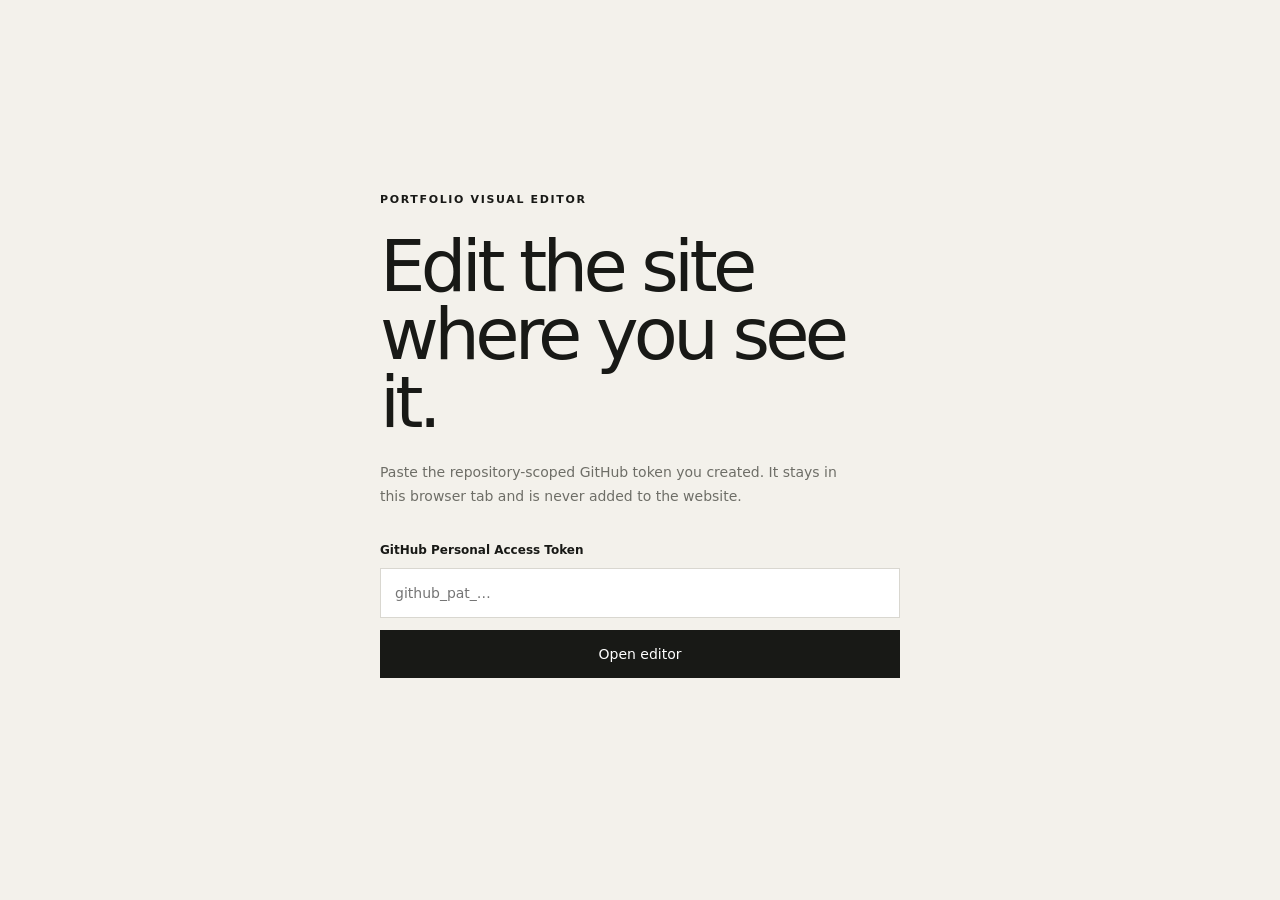
<file: editor/index.html>
<!doctype html>
<html lang="en">
<head>
  <meta charset="utf-8">
  <meta name="viewport" content="width=device-width, initial-scale=1">
  <meta name="robots" content="noindex, nofollow">
  <title>Visual Editor — Cheng-Yun Hou</title>
  <link rel="stylesheet" href="editor.css">
  <script src="editor.js" defer></script>
</head>
<body>
  <div class="login" id="login-panel">
    <form id="login-form">
      <p class="kicker">PORTFOLIO VISUAL EDITOR</p>
      <h1>Edit the site<br>where you see it.</h1>
      <p>Paste the repository-scoped GitHub token you created. It stays in this browser tab and is never added to the website.</p>
      <label for="token">GitHub Personal Access Token</label>
      <input id="token" type="password" autocomplete="off" placeholder="github_pat_…" required>
      <button type="submit">Open editor</button>
      <span class="form-status" id="login-status"></span>
    </form>
  </div>

  <div class="editor" id="editor-shell" hidden>
    <header class="toolbar">
      <div class="brand"><b>CYH</b><span>Visual Editor</span></div>
      <div class="toolbar-group">
        <button type="button" id="home-btn">Home</button>
        <button type="button" id="add-project-btn">+ Project</button>
        <button type="button" id="add-section-btn">+ Section</button>
        <button type="button" id="add-media-btn">+ Media</button>
        <button type="button" id="add-skill-btn">+ Skill</button>
        <button type="button" id="add-experience-btn">+ Experience</button>
        <button type="button" id="move-up-btn">Move ↑</button>
        <button type="button" id="move-down-btn">Move ↓</button>
        <button class="danger" type="button" id="delete-btn">Delete</button>
      </div>
      <div class="toolbar-group right">
        <button type="button" id="viewport-btn">Mobile</button>
        <button type="button" id="discard-btn">Discard</button>
        <span class="change-count" id="change-count">No changes</span>
        <button class="primary" type="button" id="save-btn">Save to GitHub</button>
      </div>
    </header>

    <main class="workspace">
      <aside class="help-panel">
        <p class="kicker">HOW TO EDIT</p>
        <h2 id="selection-title">Click anything</h2>
        <p id="selection-help">Click highlighted text inside the preview and type. Click an image to replace it.</p>
        <div class="selection-actions" id="selection-actions" hidden>
          <button type="button" id="replace-url-btn">Use URL</button>
          <button type="button" id="upload-btn">Upload file</button>
          <input id="file-input" type="file" hidden>
        </div>
        <div class="selection-actions" id="list-actions" hidden>
          <button type="button" id="item-up-btn">Move selected ↑</button>
          <button type="button" id="item-down-btn">Move selected ↓</button>
          <button class="danger" type="button" id="item-delete-btn">Delete selected</button>
        </div>
        <div class="changes" id="changes-list"></div>
        <hr>
        <button class="sign-out" type="button" id="sign-out-btn">Forget token &amp; sign out</button>
      </aside>
      <div class="preview-wrap" id="preview-wrap">
        <iframe id="preview" title="Editable portfolio preview"></iframe>
      </div>
    </main>
    <div class="toast" id="toast" role="status" aria-live="polite"></div>
  </div>
</body>
</html>
</file>
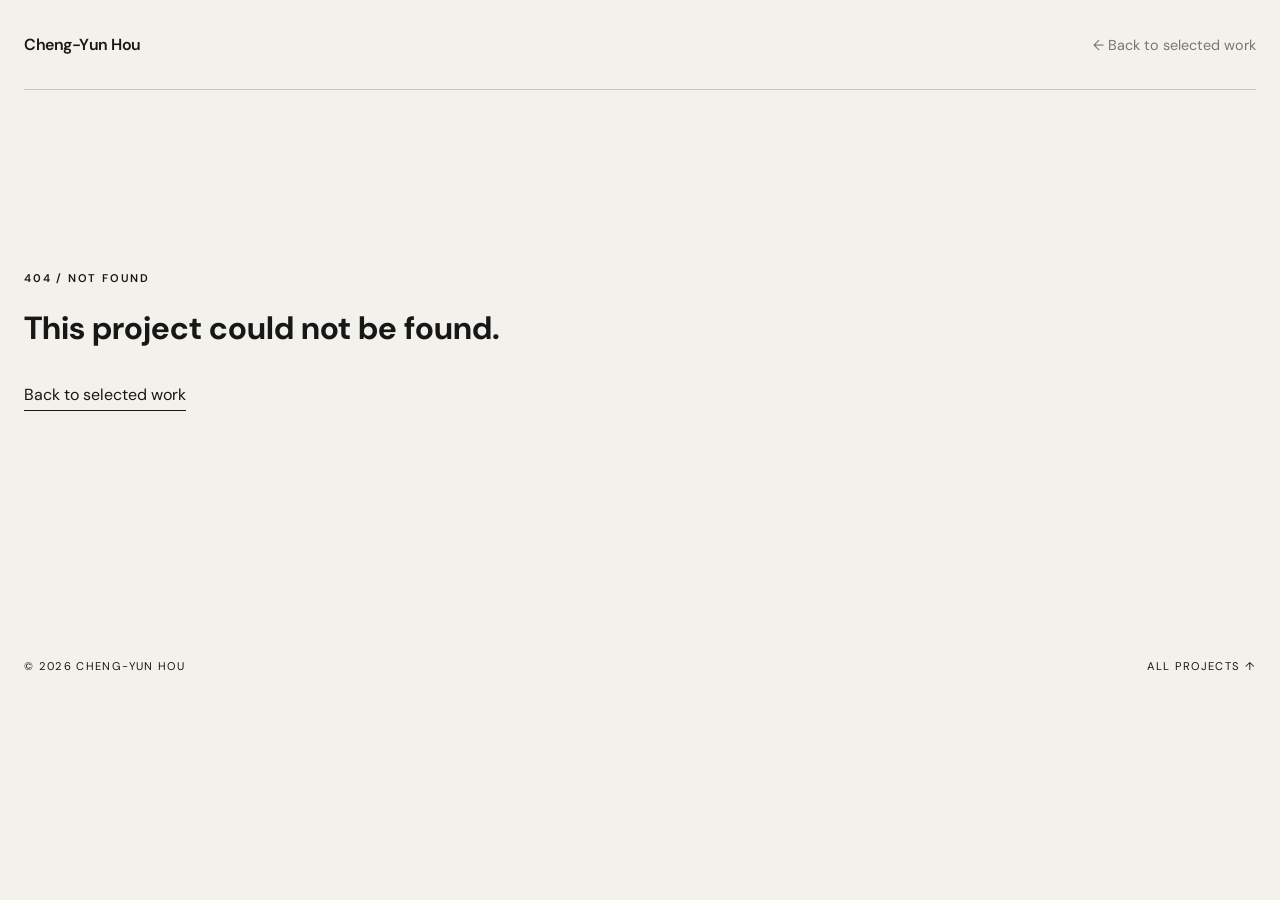
<file: project.html>
<!doctype html>
<html lang="en">
<head>
  <meta charset="utf-8">
  <meta name="viewport" content="width=device-width, initial-scale=1">
  <title>Project — Portfolio</title>
  <link rel="preconnect" href="https://fonts.googleapis.com">
  <link rel="preconnect" href="https://fonts.gstatic.com" crossorigin>
  <link href="https://fonts.googleapis.com/css2?family=DM+Sans:wght@400;500;600&family=Noto+Sans+TC:wght@400;500;600;700&display=swap" rel="stylesheet">
  <link rel="stylesheet" href="styles.css">
  <script src="project.js" defer></script>
</head>
<body>
  <header class="site-header">
    <a class="logo" id="detail-site-name" href="index.html">Cheng-Yun Hou</a>
    <a class="back-link" href="index.html#work">← Back to selected work</a>
  </header>
  <main id="project-detail" class="project-detail">
    <p class="loading">Loading project…</p>
  </main>
  <footer>
    <span>© <span id="year"></span> <span id="detail-footer-name">CHENG-YUN HOU</span></span>
    <a href="index.html#work">ALL PROJECTS ↑</a>
  </footer>
</body>
</html>
</file>
<file: editor/editor.css>
:root { --ink:#181916; --paper:#f3f1eb; --accent:#ff5c35; --line:#d9d7d0; }
* { box-sizing:border-box; }
body { margin:0; color:var(--ink); background:#deddd8; font:14px/1.45 system-ui,-apple-system,"Segoe UI",sans-serif; }
button,input { font:inherit; }
button { cursor:pointer; }
[hidden] { display:none !important; }
.login { min-height:100vh; display:grid; place-items:center; padding:24px; background:var(--paper); }
.login form { width:min(520px,100%); }
.kicker { margin:0 0 24px; font-size:11px; font-weight:700; letter-spacing:.15em; }
.login h1 { margin:0 0 24px; font-size:clamp(42px,7vw,72px); line-height:.95; letter-spacing:-.065em; font-weight:500; }
.login form>p:not(.kicker) { max-width:460px; color:#6e6e67; line-height:1.7; }
.login label { display:block; margin:34px 0 8px; font-size:12px; font-weight:600; }
.login input { width:100%; padding:14px; border:1px solid var(--line); background:white; }
.login button,.primary { border:0; color:white; background:var(--ink); }
.login button { width:100%; margin-top:12px; padding:14px; }
.form-status { display:block; min-height:20px; margin-top:10px; color:#b23020; font-size:12px; }
.editor { height:100vh; overflow:hidden; }
.toolbar { height:58px; display:flex; align-items:center; gap:22px; padding:0 16px; background:var(--ink); color:white; }
.brand { display:flex; gap:10px; align-items:center; min-width:160px; }
.brand b { color:var(--accent); }
.brand span { color:#aaa; font-size:12px; }
.toolbar-group { display:flex; align-items:center; gap:6px; }
.toolbar-group.right { margin-left:auto; }
.toolbar button,.help-panel button { padding:8px 11px; border:1px solid #444; border-radius:5px; color:#ddd; background:#282925; font-size:12px; }
.toolbar button:hover,.help-panel button:hover { border-color:#777; color:white; }
.toolbar .primary { border-color:var(--accent); background:var(--accent); color:white; }
.toolbar .danger { color:#ff9b89; }
.change-count { padding:0 8px; color:#aaa; font-size:11px; }
.workspace { height:calc(100vh - 58px); display:grid; grid-template-columns:250px 1fr; }
.help-panel { overflow:auto; padding:24px 18px; border-right:1px solid #c8c7c1; background:#efeee9; }
.help-panel h2 { margin:0 0 10px; font-size:20px; letter-spacing:-.03em; }
.help-panel>p:not(.kicker) { color:#696a64; font-size:12px; line-height:1.65; }
.selection-actions { display:grid; gap:7px; margin-top:18px; }
.help-panel button { color:#333; border-color:#ccc; background:white; }
.changes { margin-top:25px; }
.change-item { padding:9px 0; border-bottom:1px solid #d5d3cd; font-size:11px; color:#686962; }
.help-panel hr { margin:30px 0 18px; border:0; border-top:1px solid #d5d3cd; }
.help-panel .sign-out { width:100%; color:#8e4033; }
.preview-wrap { overflow:auto; padding:24px; transition:.25s; }
.preview-wrap iframe { display:block; width:100%; height:calc(100vh - 106px); margin:auto; border:0; border-radius:5px; background:var(--paper); box-shadow:0 8px 30px rgba(0,0,0,.13); transition:width .25s; }
.preview-wrap.mobile iframe { width:390px; max-width:100%; }
.toast { position:fixed; right:20px; bottom:20px; max-width:360px; padding:12px 16px; border-radius:6px; color:white; background:var(--ink); opacity:0; transform:translateY(10px); pointer-events:none; transition:.2s; }
.toast.show { opacity:1; transform:none; }
@media(max-width:900px){ .toolbar-group:not(.right){display:none}.workspace{grid-template-columns:190px 1fr}.brand{min-width:auto}.change-count{display:none} }
</file>
<file: styles.css>
:root {
  --ink: #171816;
  --paper: #f3f1eb;
  --muted: #77776f;
  --line: rgba(23, 24, 22, .2);
  --accent: #ff5c35;
  --lime: #c9ff58;
  --max: 1240px;
}

* { box-sizing: border-box; }
html { scroll-behavior: smooth; }
body {
  margin: 0;
  color: var(--ink);
  background: var(--paper);
  font-family: "DM Sans", "Noto Sans TC", sans-serif;
  -webkit-font-smoothing: antialiased;
}
a { color: inherit; text-decoration: none; }
img { display: block; width: 100%; }

.site-header, footer {
  width: min(calc(100% - 48px), var(--max));
  margin: auto;
  display: flex;
  align-items: center;
  justify-content: space-between;
}
.site-header { height: 90px; border-bottom: 1px solid var(--line); }
.logo { font-size: 1rem; font-weight: 600; letter-spacing: -.03em; }
nav { display: flex; gap: 36px; }
nav a, .back-link { color: var(--muted); font-size: .9rem; transition: color .2s; }
nav a:hover, .back-link:hover { color: var(--ink); }

.hero {
  width: min(calc(100% - 48px), var(--max));
  min-height: calc(100vh - 90px);
  margin: auto;
  padding: 7vh 0 6vh;
  display: flex;
  flex-direction: column;
  justify-content: space-between;
}
.section-label { font-size: .7rem; letter-spacing: .16em; font-weight: 600; }
.hero-intro, .hero-note { display: flex; justify-content: space-between; align-items: start; }
.hero-role, .hero-status { margin: 0; font-size: .78rem; line-height: 1.55; text-transform: uppercase; letter-spacing: .08em; }
.hero-status { display: flex; align-items: center; gap: 9px; color: var(--muted); }
.hero-status .status-dot { width: 7px; height: 7px; flex: 0 0 7px; border-radius: 50%; background: #57a55a; }
.hero h1 {
  margin: 4vh 0;
  font-size: clamp(4.5rem, 10vw, 9rem);
  line-height: .78;
  letter-spacing: -.09em;
  font-weight: 500;
}
.hero h1 em { color: var(--accent); font-style: italic; font-weight: 400; }
.hero-main { display: grid; grid-template-columns: 1.25fr .75fr; gap: 8vw; align-items: center; }
.portrait { margin: 0; width: min(100%, 390px); justify-self: end; }
.portrait-frame { aspect-ratio: 4 / 5; overflow: hidden; background: #d4d4d4; }
.portrait img { height: 100%; object-fit: cover; transform: scale(1.008); }
.portrait figcaption { margin-top: 9px; color: var(--muted); font-size: .65rem; letter-spacing: .12em; }
.hero-note { align-items: end; }
.hero-note span { color: var(--muted); font-size: .72rem; text-transform: uppercase; letter-spacing: .1em; }
.hero-note p { max-width: 500px; margin: 0; color: var(--muted); font-size: 1rem; line-height: 1.75; }

.section { width: min(calc(100% - 48px), var(--max)); margin: auto; padding: 130px 0; }
.about { border-bottom: 1px solid var(--line); }
.about-content { display: grid; grid-template-columns: 1.4fr 1fr; gap: 8vw; margin-top: 58px; }
.about h2, .section-heading h2 { margin: 0; font-size: clamp(2.3rem, 5vw, 4.8rem); line-height: 1.1; letter-spacing: -.055em; font-weight: 500; }
.about-content p { color: var(--muted); line-height: 1.85; margin-top: 0; }
.profile-facts { margin: 36px 0 0; }
.profile-facts div { display: grid; grid-template-columns: 110px 1fr; gap: 20px; padding: 10px 0; border-top: 1px solid var(--line); }
.profile-facts div:last-child { border-bottom: 1px solid var(--line); }
.profile-facts dt { color: var(--muted); font-size: .72rem; text-transform: uppercase; letter-spacing: .08em; }
.profile-facts dd { margin: 0; font-size: .86rem; }
.skill-list { margin: 36px 0 0; padding: 0; list-style: none; border-top: 1px solid var(--line); }
.skill-list li { padding: 14px 0; border-bottom: 1px solid var(--line); display: flex; gap: 24px; }
.skill-list li span { color: var(--muted); font-size: .7rem; }

.project-index { display: grid; grid-template-columns: .8fr 1.7fr; gap: 8vw; border-bottom: 1px solid var(--line); }
.project-index h2 { max-width: 440px; margin: 36px 0 0; font-size: clamp(1.8rem, 3vw, 3rem); line-height: 1.15; letter-spacing: -.045em; font-weight: 400; }
.project-index ol { margin: 0; padding: 0; list-style: none; border-top: 1px solid var(--line); }
.project-index li { border-bottom: 1px solid var(--line); }
.project-index a { display: grid; grid-template-columns: 44px 1fr 150px 20px; gap: 18px; align-items: center; padding: 24px 0; }
.project-index a span, .project-index a em { color: var(--muted); font-size: .72rem; font-style: normal; }
.project-index a strong { font-size: 1rem; font-weight: 500; }
.project-index a b { font-weight: 400; transition: transform .2s; }
.project-index a:hover b { transform: translate(3px, -3px); }

.section-heading { display: flex; align-items: end; justify-content: space-between; margin-bottom: 45px; }
.filters { display: flex; gap: 8px; margin-bottom: 24px; flex-wrap: wrap; }
.filter-btn { border: 1px solid var(--line); background: transparent; padding: 8px 15px; border-radius: 99px; cursor: pointer; font: inherit; font-size: .8rem; }
.filter-btn.active, .filter-btn:hover { color: var(--paper); background: var(--ink); }
.project-grid { display: grid; grid-template-columns: repeat(2, 1fr); gap: 90px 24px; }
.project-card:nth-child(even) { margin-top: 100px; }
.project-card { display: block; }
.project-cover { aspect-ratio: 4 / 3; overflow: hidden; background: #dad9d2; position: relative; }
.project-cover img { height: 100%; object-fit: cover; transition: transform .55s cubic-bezier(.2,.7,.2,1); }
.project-card:hover img { transform: scale(1.035); }
.project-number { position: absolute; top: 14px; left: 14px; padding: 6px 9px; color: white; background: rgba(0,0,0,.65); font-size: .7rem; }
.project-meta { display: flex; justify-content: space-between; gap: 20px; padding: 18px 0; border-bottom: 1px solid var(--line); }
.project-meta h3 { margin: 0 0 7px; font-size: 1.25rem; font-weight: 500; }
.project-meta p, .project-meta span { margin: 0; color: var(--muted); font-size: .84rem; }
.project-arrow { font-size: 1.3rem; transition: transform .2s; }
.project-card:hover .project-arrow { transform: translate(4px, -4px); }
.loading, .empty { color: var(--muted); }

.experience { border-top: 1px solid var(--line); }
.experience-list { margin: 55px 0 0 25%; }
.experience-row { display: grid; grid-template-columns: 1fr 1.3fr 1.2fr; gap: 24px; align-items: baseline; padding: 25px 0; border-bottom: 1px solid var(--line); }
.experience-row span, .experience-row p { color: var(--muted); font-size: .82rem; }
.experience-row h3, .experience-row p { margin: 0; font-weight: 400; }
.experience-row h3 { font-size: 1rem; }
.personal-contact { color: var(--paper); background: var(--ink); width: 100%; max-width: none; padding-left: max(24px, calc((100% - var(--max)) / 2)); padding-right: max(24px, calc((100% - var(--max)) / 2)); }
.personal-contact h2 { max-width: 1000px; margin: 70px 0; font-size: clamp(2.8rem, 6vw, 6.5rem); line-height: 1.02; letter-spacing: -.065em; font-weight: 400; }
.contact-links { display: flex; gap: 32px; flex-wrap: wrap; }
.contact-links a { padding-bottom: 5px; border-bottom: 1px solid #777; font-size: .85rem; }
.contact-links a:hover { border-color: var(--accent); }
footer { min-height: 90px; font-size: .7rem; letter-spacing: .12em; }

.project-detail { width: min(calc(100% - 48px), var(--max)); margin: auto; padding: 90px 0 130px; }
.detail-hero { display: grid; grid-template-columns: 1.4fr 1fr; gap: 7vw; align-items: end; margin-bottom: 70px; }
.detail-hero h1 { margin: 18px 0 0; font-size: clamp(3rem, 7vw, 7rem); line-height: .95; letter-spacing: -.065em; font-weight: 500; }
.detail-summary { color: var(--muted); line-height: 1.85; font-size: 1.05rem; }
.detail-cover { max-height: 760px; object-fit: cover; }
.detail-info { display: grid; grid-template-columns: repeat(3, 1fr); gap: 1px; margin: 22px 0 100px; background: var(--line); border: 1px solid var(--line); }
.info-item { background: var(--paper); padding: 22px; }
.info-item span { display: block; color: var(--muted); font-size: .7rem; margin-bottom: 9px; text-transform: uppercase; letter-spacing: .13em; }
.info-item b { font-weight: 400; }
.detail-body { max-width: 780px; margin: auto; }
.detail-body section { margin: 0 0 72px; }
.detail-body h2 { font-size: 2rem; letter-spacing: -.04em; font-weight: 500; }
.detail-body p { color: #55564f; line-height: 1.9; }
.detail-body img { margin-top: 32px; }
.detail-video { width: 100%; margin-top: 32px; background: #111; }
.video-caption { margin-top: 9px !important; font-size: .72rem; color: var(--muted) !important; }
.report-link { display: inline-block; margin-top: 14px; padding-bottom: 5px; border-bottom: 1px solid var(--ink); }
.not-found { padding: 80px 0; }

@media (max-width: 720px) {
  .site-header, footer, .hero, .section, .project-detail { width: min(calc(100% - 30px), var(--max)); }
  nav { gap: 16px; }
  .hero { min-height: 720px; padding: 70px 0 50px; }
  .hero h1 { font-size: clamp(4.2rem, 20vw, 7rem); }
  .hero-main { grid-template-columns: 1fr; gap: 40px; }
  .portrait { width: 75%; justify-self: end; }
  .hero-intro, .hero-note { flex-direction: column; gap: 24px; }
  .section { padding: 90px 0; }
  .about-content, .detail-hero { grid-template-columns: 1fr; }
  .project-index { grid-template-columns: 1fr; }
  .project-index a { grid-template-columns: 34px 1fr 20px; }
  .project-index a em { display: none; }
  .project-grid { grid-template-columns: 1fr; gap: 48px; }
  .project-card:nth-child(even) { margin-top: 0; }
  .section-heading { align-items: start; flex-direction: column; gap: 30px; }
  .detail-info { grid-template-columns: 1fr; }
  .experience-list { margin-left: 0; }
  .experience-row { grid-template-columns: 1fr; gap: 8px; }
  .personal-contact { width: 100%; }
}

@media (prefers-reduced-motion: reduce) {
  html { scroll-behavior: auto; }
  *, *::before, *::after { animation-duration: .01ms !important; animation-iteration-count: 1 !important; transition-duration: .01ms !important; }
}
</file>
